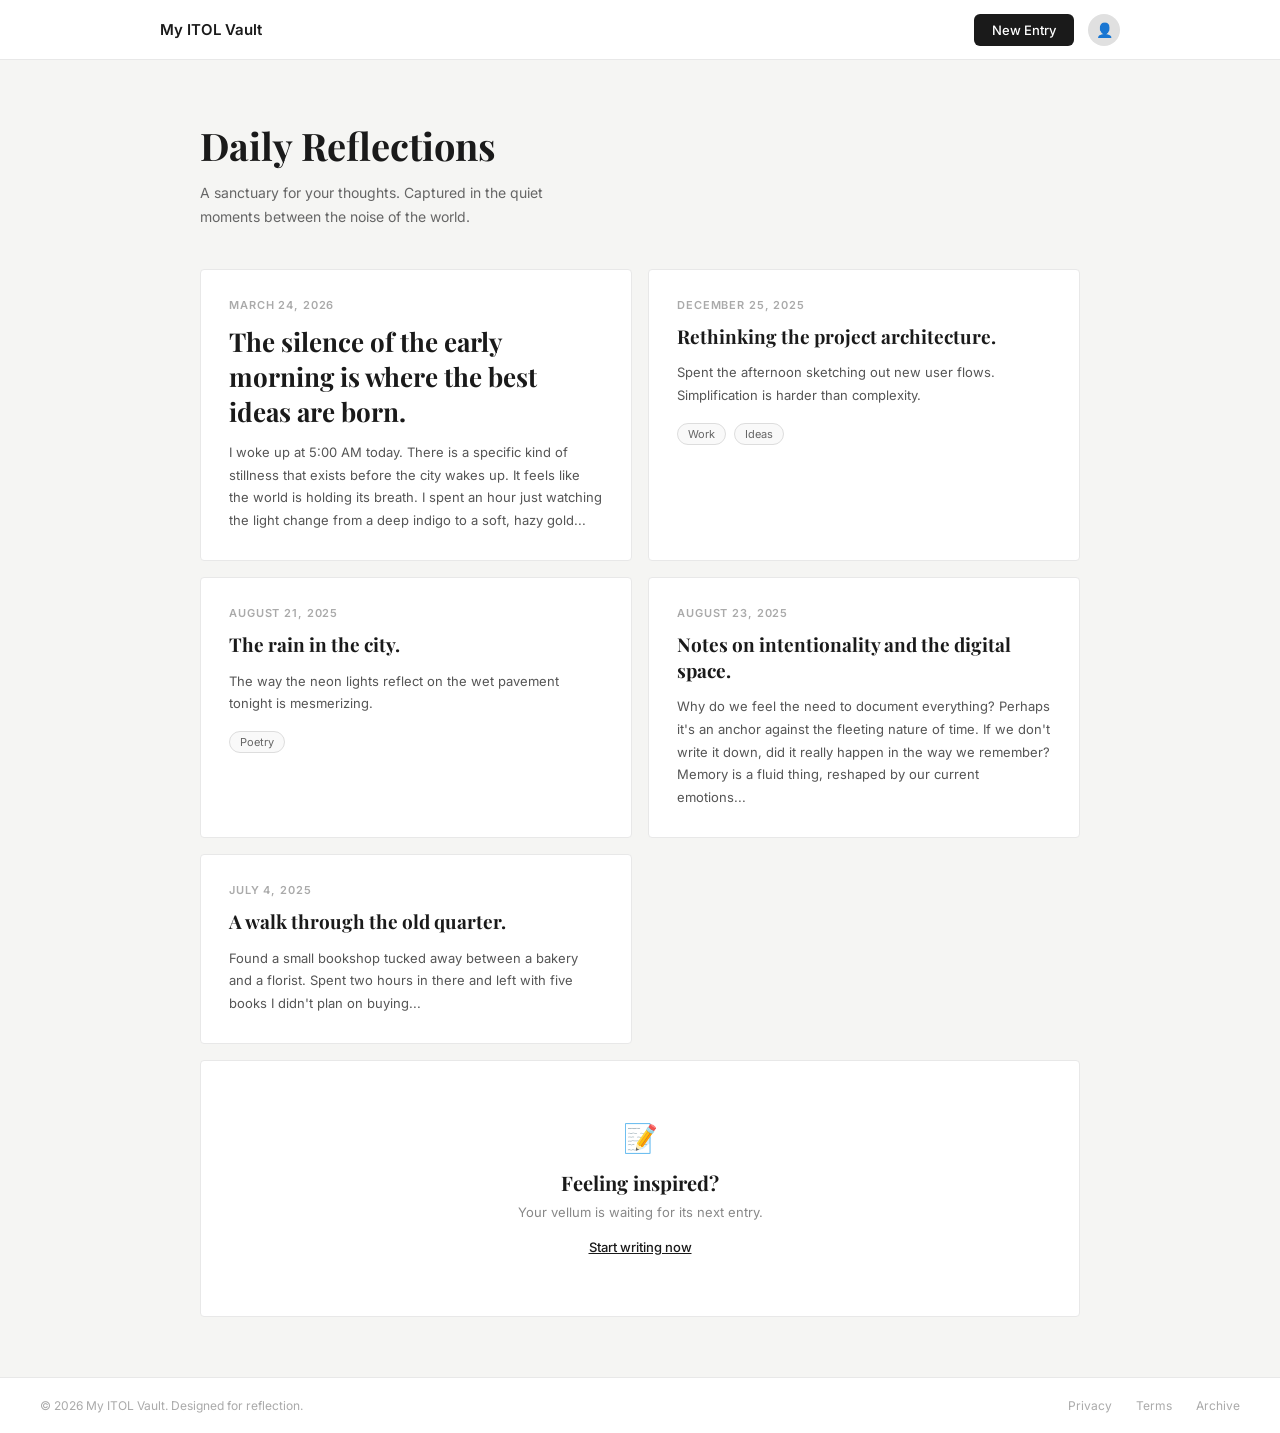
<file: index.html>
<!DOCTYPE html>
<html lang="en">
<head>
    <meta charset="UTF-8">
    <meta name="viewport" content="width=device-width, initial-scale=1.0">
    <title>My ITOL Vault</title>
    <link rel="preconnect" href="https://fonts.googleapis.com">
    <link rel="preconnect" href="https://fonts.gstatic.com" crossorigin>
    <link href="https://fonts.googleapis.com/css2?family=Inter:wght@300;400;500;600&family=Playfair+Display:wght@400;700&display=swap" rel="stylesheet">
    <link rel="stylesheet" href="style.css">
</head>
<body>

    <header class="header">
        <div class="header-inner">
            <span class="logo">My ITOL Vault</span>
            <div class="header-right">
                <a href="new-entry.html" class="btn-new-entry">New Entry</a>
                <a href="vault.html" class="profile-icon">&#128100;</a>
            </div>
        </div>
    </header>

    <main class="main-container">

        <div class="hero">
            <h1>Daily Reflections</h1>
            <p class="hero-subtitle">A sanctuary for your thoughts. Captured in the quiet moments between the noise of the world.</p>
        </div>

        <!--
            Milestone 1: 5 hard-coded cards to test CSS spacing.
            Milestone 4: index.js will clear these out and replace them
            with real entries from localStorage.
        -->
        <div class="cards-grid" id="cardsGrid">

            <div class="card card-featured">
                <p class="card-date">March 24, 2026</p>
                <h2 class="card-title">The silence of the early morning is where the best ideas are born.</h2>
                <p class="card-body">I woke up at 5:00 AM today. There is a specific kind of stillness that exists before the city wakes up. It feels like the world is holding its breath. I spent an hour just watching the light change from a deep indigo to a soft, hazy gold...</p>
            </div>

            <div class="card">
                <p class="card-date">December 25, 2025</p>
                <h2 class="card-title">Rethinking the project architecture.</h2>
                <p class="card-body">Spent the afternoon sketching out new user flows. Simplification is harder than complexity.</p>
                <div class="card-tags">
                    <span class="tag">Work</span>
                    <span class="tag">Ideas</span>
                </div>
            </div>

            <div class="card">
                <p class="card-date">August 21, 2025</p>
                <h2 class="card-title">The rain in the city.</h2>
                <p class="card-body">The way the neon lights reflect on the wet pavement tonight is mesmerizing.</p>
                <div class="card-tags">
                    <span class="tag">Poetry</span>
                </div>
            </div>

            <div class="card">
                <p class="card-date">August 23, 2025</p>
                <h2 class="card-title">Notes on intentionality and the digital space.</h2>
                <p class="card-body">Why do we feel the need to document everything? Perhaps it's an anchor against the fleeting nature of time. If we don't write it down, did it really happen in the way we remember? Memory is a fluid thing, reshaped by our current emotions...</p>
            </div>

            <div class="card">
                <p class="card-date">July 4, 2025</p>
                <h2 class="card-title">A walk through the old quarter.</h2>
                <p class="card-body">Found a small bookshop tucked away between a bakery and a florist. Spent two hours in there and left with five books I didn't plan on buying...</p>
            </div>

            <div class="card card-cta">
                <div class="cta-icon">&#128221;</div>
                <h3>Feeling inspired?</h3>
                <p>Your vellum is waiting for its next entry.</p>
                <a href="new-entry.html" class="cta-link">Start writing now</a>
            </div>

        </div>

    </main>

    <footer class="footer">
        <p>&copy; 2026 My ITOL Vault. Designed for reflection.</p>
        <div class="footer-links">
            <a href="#">Privacy</a>
            <a href="#">Terms</a>
            <a href="vault.html">Archive</a>
        </div>
    </footer>

    <script src="index.js"></script>

</body>
</html>
</file>
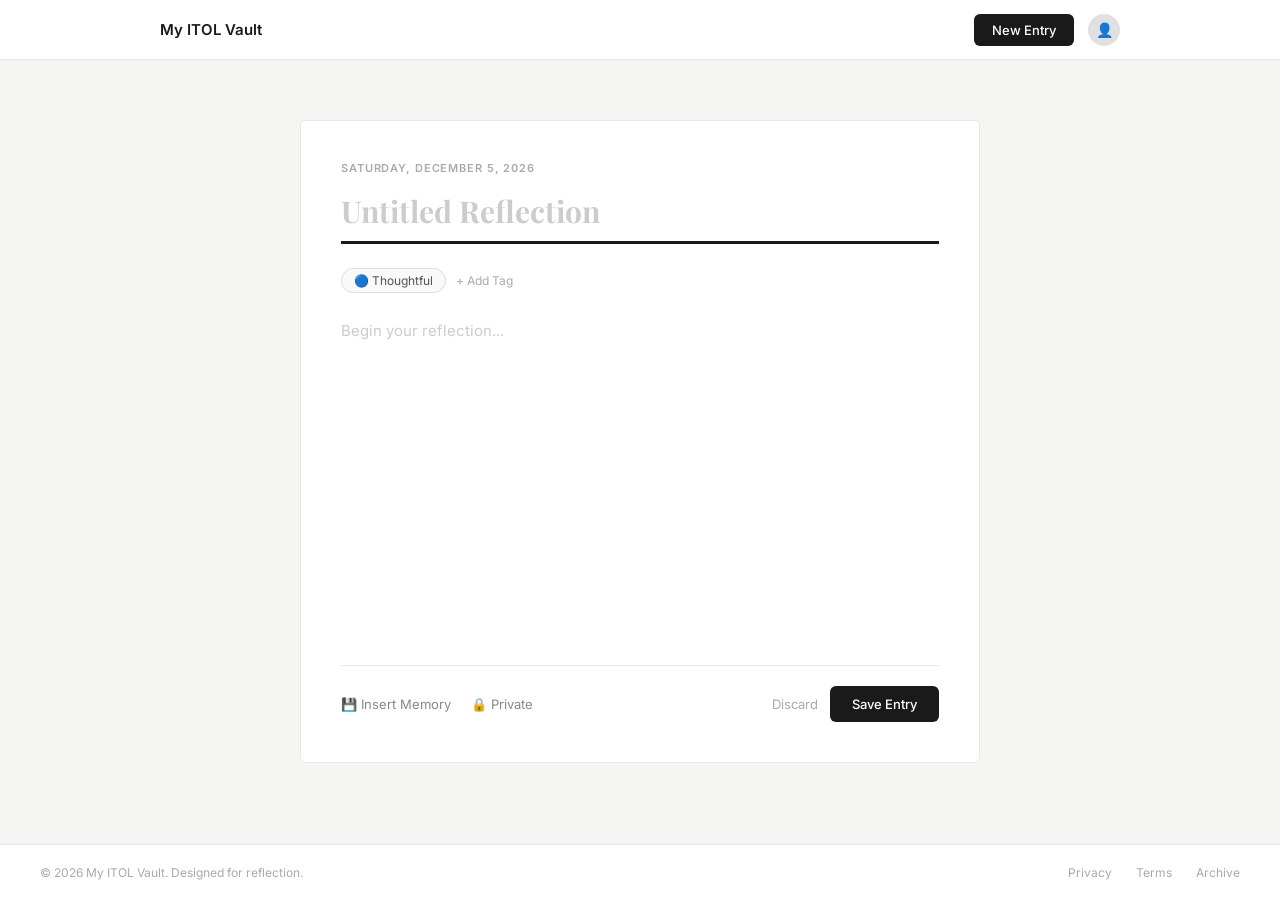
<file: new-entry.html>
<!DOCTYPE html>
<html lang="en">
<head>
    <meta charset="UTF-8">
    <meta name="viewport" content="width=device-width, initial-scale=1.0">
    <title>New Entry - My ITOL Vault</title>
    <link rel="preconnect" href="https://fonts.googleapis.com">
    <link rel="preconnect" href="https://fonts.gstatic.com" crossorigin>
    <link href="https://fonts.googleapis.com/css2?family=Inter:wght@300;400;500;600&family=Playfair+Display:wght@400;700&display=swap" rel="stylesheet">
    <link rel="stylesheet" href="style.css">
</head>
<body>

    <header class="header">
        <div class="header-inner">
            <a href="index.html" class="logo">My ITOL Vault</a>
            <div class="header-right">
                <a href="new-entry.html" class="btn-new-entry">New Entry</a>
                <a href="vault.html" class="profile-icon">&#128100;</a>
            </div>
        </div>
    </header>

    <main class="main-container">
        <div class="editor-container">

            <!-- JS will write today's date into this element -->
            <p class="editor-date" id="editorDate"></p>

            <input
                type="text"
                id="entryTitle"
                class="editor-title-input"
                placeholder="Untitled Reflection"
            >

            <div class="editor-tags-area">
                <span class="editor-tag-pill">&#128309; Thoughtful</span>
                <button class="editor-add-tag-btn">+ Add Tag</button>
            </div>

            <textarea
                id="entryBody"
                class="editor-textarea"
                placeholder="Begin your reflection..."
            ></textarea>

            <div class="editor-bottom-bar">
                <div class="editor-bottom-left">
                    <button class="editor-icon-btn">&#128190; Insert Memory</button>
                    <button class="editor-icon-btn">&#128274; Private</button>
                </div>
                <div class="editor-bottom-right">
                    <button class="btn-discard" id="discardBtn">Discard</button>
                    <button class="btn-save" id="saveBtn">Save Entry</button>
                </div>
            </div>

        </div>
    </main>

    <footer class="footer">
        <p>&copy; 2026 My ITOL Vault. Designed for reflection.</p>
        <div class="footer-links">
            <a href="#">Privacy</a>
            <a href="#">Terms</a>
            <a href="vault.html">Archive</a>
        </div>
    </footer>

    <script src="new-entry.js"></script>

</body>
</html>
</file>
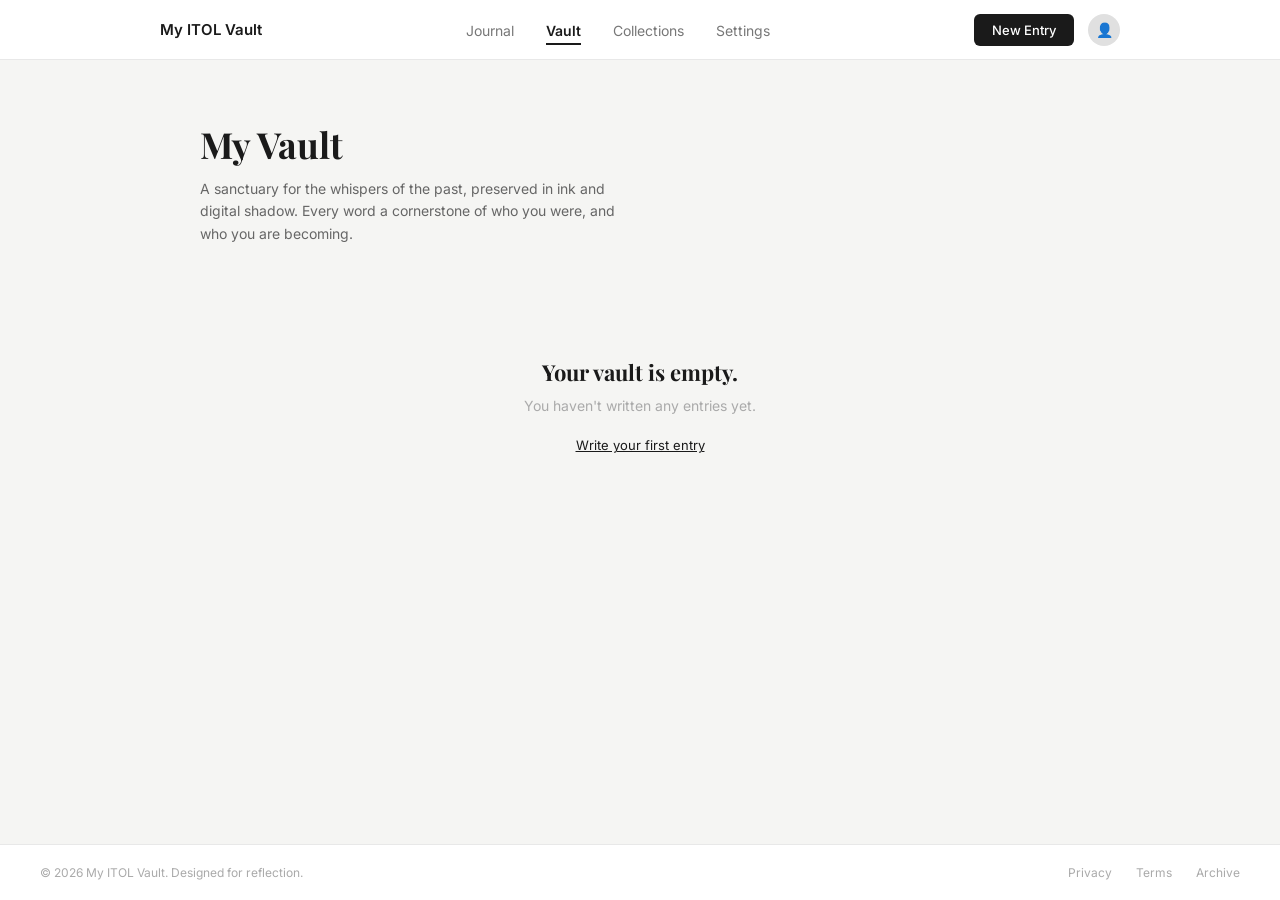
<file: vault.html>
<!DOCTYPE html>
<html lang="en">
<head>
    <meta charset="UTF-8">
    <meta name="viewport" content="width=device-width, initial-scale=1.0">
    <title>My Vault - My ITOL Vault</title>
    <link rel="preconnect" href="https://fonts.googleapis.com">
    <link rel="preconnect" href="https://fonts.gstatic.com" crossorigin>
    <link href="https://fonts.googleapis.com/css2?family=Inter:wght@300;400;500;600&family=Playfair+Display:wght@400;700&display=swap" rel="stylesheet">
    <link rel="stylesheet" href="style.css">
</head>
<body>

    <header class="header">
        <div class="header-inner">
            <a href="index.html" class="logo">My ITOL Vault</a>
            <nav>
                <ul class="header-nav">
                    <li><a href="index.html">Journal</a></li>
                    <li><a href="vault.html" class="active">Vault</a></li>
                    <li><a href="#">Collections</a></li>
                    <li><a href="#">Settings</a></li>
                </ul>
            </nav>
            <div class="header-right">
                <a href="new-entry.html" class="btn-new-entry">New Entry</a>
                <a href="vault.html" class="profile-icon">&#128100;</a>
            </div>
        </div>
    </header>

    <main class="main-container">

        <div class="vault-header">
            <h1>My Vault</h1>
            <p>A sanctuary for the whispers of the past, preserved in ink and digital shadow. Every word a cornerstone of who you were, and who you are becoming.</p>
        </div>

        <!--
            Milestone 5: vault.js will loop through all entries in localStorage
            and inject them into this container as full-width rows.
        -->
        <div class="vault-entries" id="vaultEntries">
        </div>

    </main>

    <footer class="footer">
        <p>&copy; 2026 My ITOL Vault. Designed for reflection.</p>
        <div class="footer-links">
            <a href="#">Privacy</a>
            <a href="#">Terms</a>
            <a href="vault.html">Archive</a>
        </div>
    </footer>

    <script src="vault.js"></script>

</body>
</html>
</file>
<file: style.css>
* {
    margin: 0;
    padding: 0;
    box-sizing: border-box;
}

body {
    font-family: 'Inter', sans-serif;
    background-color: #f5f5f3;
    color: #1a1a1a;
    min-height: 100vh;
    display: flex;
    flex-direction: column;
}

/* HEADER */

.header {
    background-color: #ffffff;
    border-bottom: 1px solid #e8e8e8;
    height: 60px;
    display: flex;
    align-items: center;
    padding-left: 40px;
    padding-right: 40px;
}

.header-inner {
    display: flex;
    justify-content: space-between;
    align-items: center;
    width: 100%;
    max-width: 960px;
    margin-left: auto;
    margin-right: auto;
}

.logo {
    font-size: 15px;
    font-weight: 600;
    color: #1a1a1a;
    text-decoration: none;
}

/* nav links - only vault.html has these */
.header-nav {
    list-style: none;
    display: flex;
    gap: 32px;
}

.header-nav a {
    text-decoration: none;
    color: #777777;
    font-size: 14px;
}

/* active link style */
.header-nav a.active {
    color: #1a1a1a;
    font-weight: 600;
    border-bottom: 2px solid #1a1a1a;
    padding-bottom: 4px;
}

.header-right {
    display: flex;
    align-items: center;
    gap: 14px;
}

.btn-new-entry {
    background-color: #1a1a1a;
    color: white;
    padding: 8px 18px;
    border-radius: 6px;
    text-decoration: none;
    font-size: 13px;
    font-weight: 500;
}

.btn-new-entry:hover {
    background-color: #333333;
}

.profile-icon {
    width: 32px;
    height: 32px;
    border-radius: 50%;
    background-color: #e0e0e0;
    display: flex;
    align-items: center;
    justify-content: center;
    text-decoration: none;
    font-size: 14px;
    color: #666;
}


/* MAIN WRAPPER - used on all pages */

.main-container {
    max-width: 960px;
    width: 100%;
    margin-left: auto;
    margin-right: auto;
    padding-top: 60px;
    padding-bottom: 60px;
    padding-left: 40px;
    padding-right: 40px;
    flex: 1;
}


/* HERO - index.html only */

.hero {
    margin-bottom: 40px;
}

.hero h1 {
    font-family: 'Playfair Display', serif;
    font-size: 38px;
    font-weight: 700;
    color: #1a1a1a;
    margin-bottom: 10px;
}

.hero-subtitle {
    font-size: 14px;
    color: #666666;
    line-height: 1.7;
    max-width: 380px;
}


/* CARDS GRID - index.html */

.cards-grid {
    display: grid;
    grid-template-columns: 1fr 1fr;
    gap: 16px;
}

.card {
    background-color: #ffffff;
    border: 1px solid #e8e8e8;
    border-radius: 4px;
    padding: 28px;
}

.card-date {
    font-size: 11px;
    font-weight: 600;
    color: #aaaaaa;
    text-transform: uppercase;
    letter-spacing: 0.08em;
    margin-bottom: 12px;
}

.card-title {
    font-family: 'Playfair Display', serif;
    font-size: 19px;
    font-weight: 700;
    color: #1a1a1a;
    line-height: 1.35;
    margin-bottom: 12px;
}

/* first card is bigger to stand out */
.card-featured .card-title {
    font-size: 26px;
}

.card-body {
    font-size: 13px;
    line-height: 1.75;
    color: #555555;
}

.card-tags {
    margin-top: 16px;
    display: flex;
    gap: 8px;
}

.tag {
    font-size: 11px;
    color: #666666;
    border: 1px solid #dddddd;
    border-radius: 20px;
    padding-top: 3px;
    padding-bottom: 3px;
    padding-left: 10px;
    padding-right: 10px;
    background-color: #f9f9f9;
}

/* CTA card at the bottom - spans both grid columns */
.card-cta {
    grid-column: 1 / -1;
    text-align: center;
    padding: 60px 40px;
    color: #888888;
    background-color: #ffffff;
    border: 1px solid #e8e8e8;
    border-radius: 4px;
}

.cta-icon {
    font-size: 28px;
    margin-bottom: 14px;
}

.card-cta h3 {
    font-family: 'Playfair Display', serif;
    font-size: 20px;
    color: #1a1a1a;
    margin-bottom: 8px;
}

.card-cta p {
    font-size: 13px;
    color: #888888;
    margin-bottom: 16px;
}

.cta-link {
    font-size: 13px;
    color: #1a1a1a;
    font-weight: 500;
    text-decoration: underline;
}


/* FOOTER */

.footer {
    background-color: #ffffff;
    border-top: 1px solid #e8e8e8;
    padding-top: 20px;
    padding-bottom: 20px;
    padding-left: 40px;
    padding-right: 40px;
    display: flex;
    justify-content: space-between;
    align-items: center;
    font-size: 12px;
    color: #aaaaaa;
}

.footer-links {
    display: flex;
    gap: 24px;
}

.footer-links a {
    color: #aaaaaa;
    text-decoration: none;
}

.footer-links a:hover {
    color: #555555;
}


/* NEW ENTRY PAGE */

.editor-container {
    max-width: 680px;
    margin-left: auto;
    margin-right: auto;
    padding: 40px;
    background-color: #ffffff;
    border: 1px solid #e8e8e8;
    border-radius: 4px;
}

.editor-date {
    font-size: 11px;
    font-weight: 600;
    letter-spacing: 0.08em;
    color: #aaaaaa;
    text-transform: uppercase;
    margin-bottom: 16px;
}

.editor-title-input {
    width: 100%;
    font-family: 'Playfair Display', serif;
    font-size: 30px;
    font-weight: 700;
    color: #1a1a1a;
    background-color: transparent;
    border: none;
    border-bottom: 3px solid #1a1a1a;
    outline: none;
    padding-bottom: 10px;
    margin-bottom: 24px;
}

.editor-title-input::placeholder {
    color: #cccccc;
}

.editor-tags-area {
    display: flex;
    align-items: center;
    gap: 10px;
    margin-bottom: 24px;
}

/* pill tag next to the textarea */
.editor-tag-pill {
    font-size: 12px;
    color: #555555;
    border: 1px solid #dddddd;
    border-radius: 20px;
    padding: 4px 12px;
    background-color: #f9f9f9;
    display: flex;
    align-items: center;
    gap: 6px;
}

.editor-add-tag-btn {
    font-size: 12px;
    color: #aaaaaa;
    background: none;
    border: none;
    cursor: pointer;
    font-family: 'Inter', sans-serif;
}

.editor-textarea {
    width: 100%;
    min-height: 320px;
    font-family: 'Inter', sans-serif;
    font-size: 15px;
    color: #333333;
    line-height: 1.85;
    background-color: transparent;
    border: none;
    outline: none;
    resize: none;
}

.editor-textarea::placeholder {
    color: #cccccc;
}

.editor-bottom-bar {
    margin-top: 24px;
    padding-top: 20px;
    border-top: 1px solid #e8e8e8;
    display: flex;
    justify-content: space-between;
    align-items: center;
}

.editor-bottom-left {
    display: flex;
    gap: 20px;
}

.editor-icon-btn {
    font-size: 13px;
    color: #888888;
    background: none;
    border: none;
    cursor: pointer;
    font-family: 'Inter', sans-serif;
    display: flex;
    align-items: center;
    gap: 6px;
}

.editor-bottom-right {
    display: flex;
    align-items: center;
    gap: 12px;
}

.btn-discard {
    font-size: 13px;
    color: #aaaaaa;
    background: none;
    border: none;
    cursor: pointer;
    font-family: 'Inter', sans-serif;
}

.btn-save {
    font-size: 13px;
    font-weight: 500;
    font-family: 'Inter', sans-serif;
    color: #ffffff;
    background-color: #1a1a1a;
    border: none;
    border-radius: 6px;
    padding: 10px 22px;
    cursor: pointer;
}

.btn-save:hover {
    background-color: #333333;
}


/* VAULT PAGE */

.vault-header {
    margin-bottom: 32px;
}

.vault-header h1 {
    font-family: 'Playfair Display', serif;
    font-size: 36px;
    font-weight: 700;
    color: #1a1a1a;
    margin-bottom: 10px;
}

.vault-header p {
    font-size: 14px;
    color: #666666;
    line-height: 1.6;
    max-width: 420px;
}

.vault-entries {
    display: flex;
    flex-direction: column;
    gap: 16px;
}

.vault-entry {
    background-color: #ffffff;
    border: 1px solid #e8e8e8;
    border-radius: 4px;
    padding-top: 28px;
    padding-bottom: 28px;
    padding-left: 32px;
    padding-right: 32px;
    position: relative;
}

.vault-entry-meta {
    display: flex;
    align-items: center;
    gap: 12px;
    margin-bottom: 10px;
}

.vault-entry-date {
    font-size: 11px;
    font-weight: 600;
    letter-spacing: 0.08em;
    color: #aaaaaa;
    text-transform: uppercase;
}

.vault-entry-title {
    font-family: 'Playfair Display', serif;
    font-size: 22px;
    font-weight: 700;
    color: #1a1a1a;
    line-height: 1.3;
    margin-bottom: 10px;
}

.vault-entry-body {
    font-size: 13px;
    color: #666666;
    line-height: 1.75;
}

/* the three dots button - position it in the top right corner */
.vault-entry-options {
    position: absolute;
    top: 28px;
    right: 28px;
    background: none;
    border: none;
    font-size: 16px;
    color: #bbbbbb;
    cursor: pointer;
}

/* shown when localStorage is empty */
.empty-state {
    text-align: center;
    padding-top: 80px;
    padding-bottom: 80px;
    color: #aaaaaa;
}

.empty-state h3 {
    font-family: 'Playfair Display', serif;
    font-size: 22px;
    color: #1a1a1a;
    margin-bottom: 10px;
}

.empty-state p {
    font-size: 14px;
    margin-bottom: 20px;
}

.empty-state a {
    font-size: 13px;
    color: #1a1a1a;
    text-decoration: underline;
}
</file>
